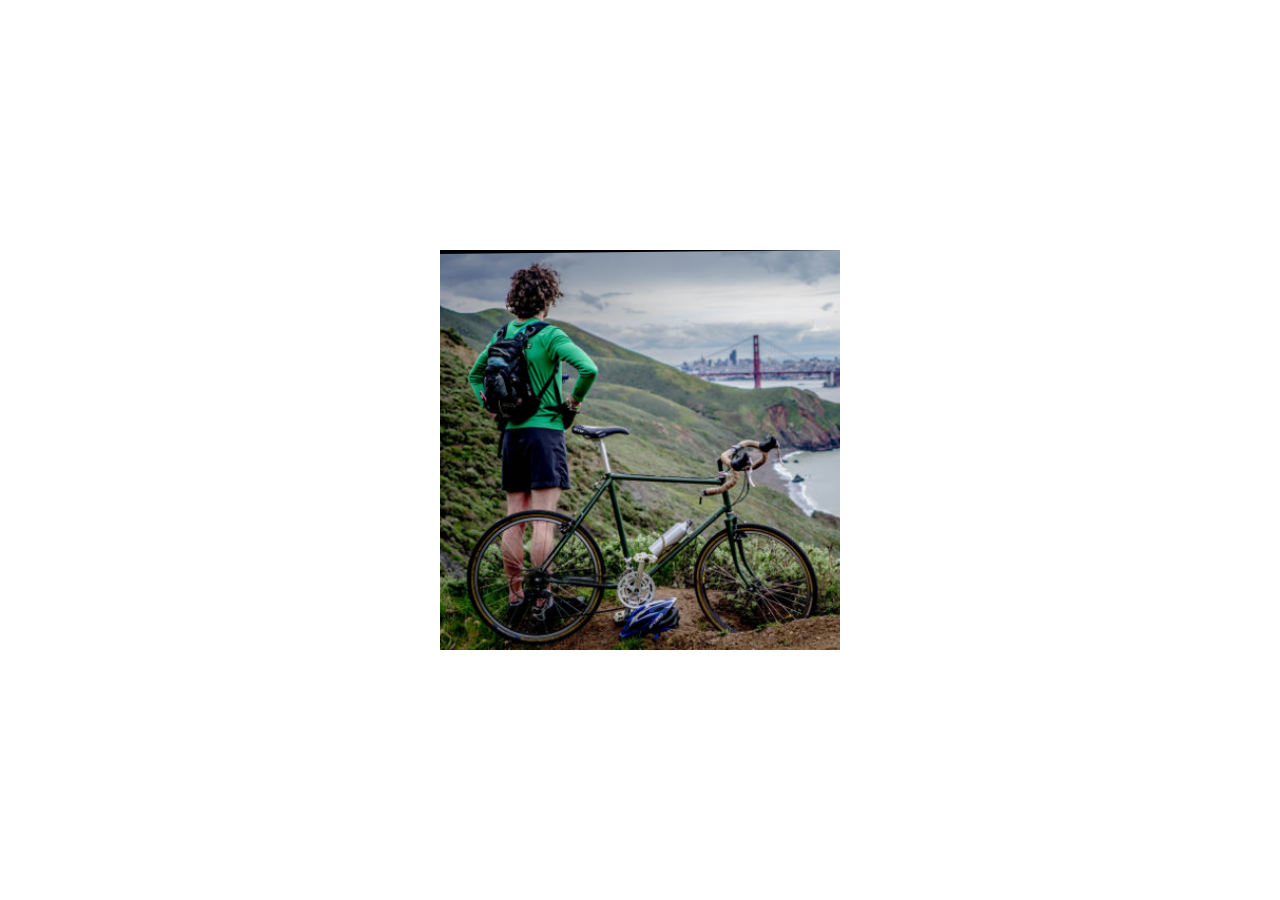
<file: cardDiagonal/index.html>
<!DOCTYPE html>
<html lang="en">
  <head>
    <meta charset="UTF-8" />
    <meta name="viewport" content="width=device-width, initial-scale=1.0" />
    <meta http-equiv="X-UA-Compatible" content="ie=edge" />
    <title>Card Hover</title>
    <link rel="stylesheet" href="style.css" />
  </head>
  <body>
    <div class="box">
      <div class="content">
        <div>
          <h2>Image Hover Effects</h2>
          <p>
            Lorem ipsum dolor, sit amet consectetur adipisicing elit. Quo
            exercitationem, dignissimos illo pariatur natus ex impedit vero
            nobis rem id dolor eligendi facere et voluptate sit vitae, soluta,
            qui quia.
          </p>
          <a href="#">Read more</a>
        </div>
      </div>
      <img src="biker_lg.jpg">
    </div>
  </body>
</html>
</file>
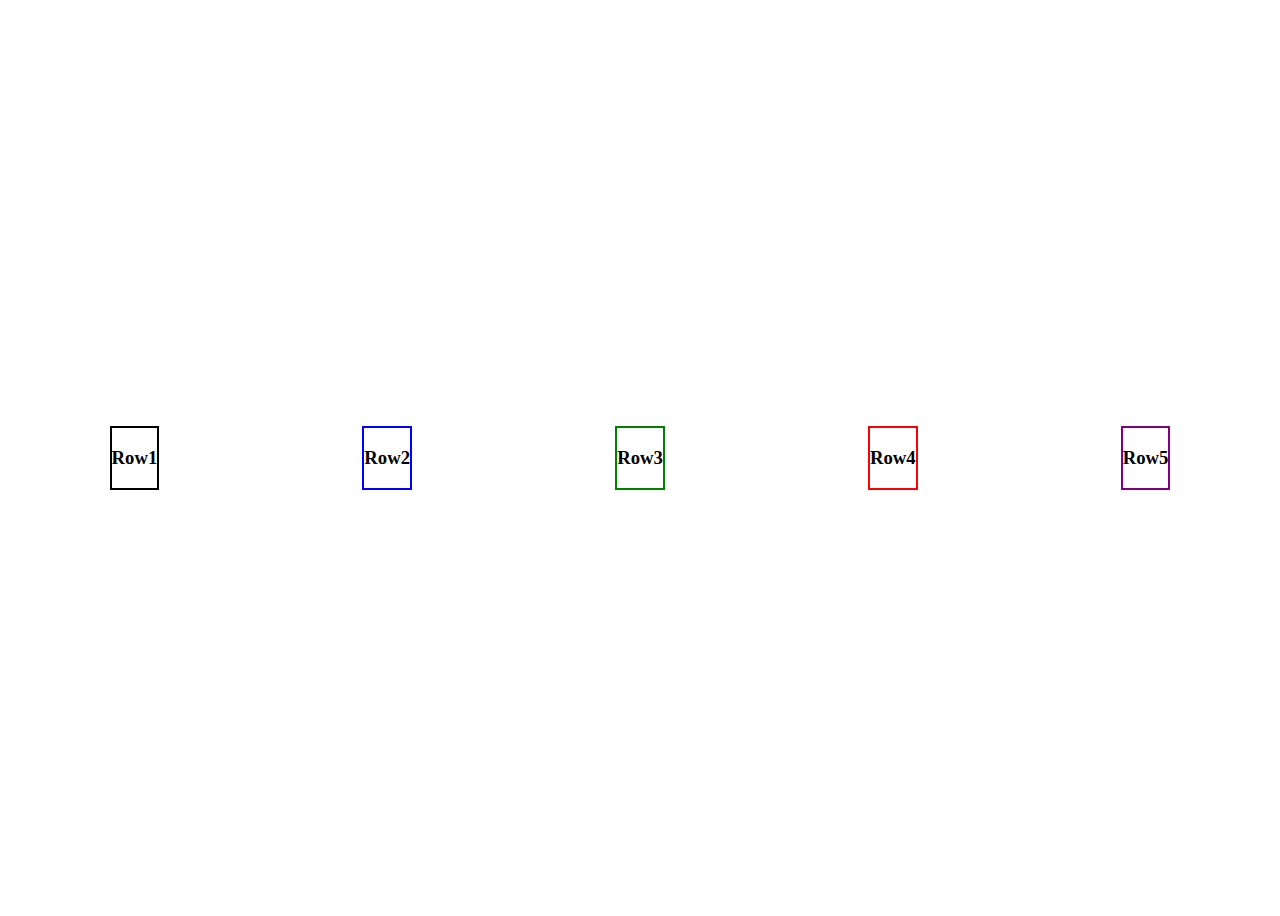
<file: flex-row/index.html>
<!DOCTYPE html>
<html lang="en">
<head>
    <meta charset="UTF-8">
    <meta name="viewport" content="width=device-width, initial-scale=1.0">
    <title>Document</title>
    <link rel="stylesheet" href="style.css">
</head>
<body>
    <div class="container">
        <div class="row1"><h3>Row1</h3></div>
        <div class="row2"><h3>Row2</h3></div>
        <div class="row3"><h3>Row3</h3></div>
        <div class="row4"><h3>Row4</h3></div>
        <div class="row5"><h3>Row5</h3></div>
    </div>
</body>
</html>
</file>
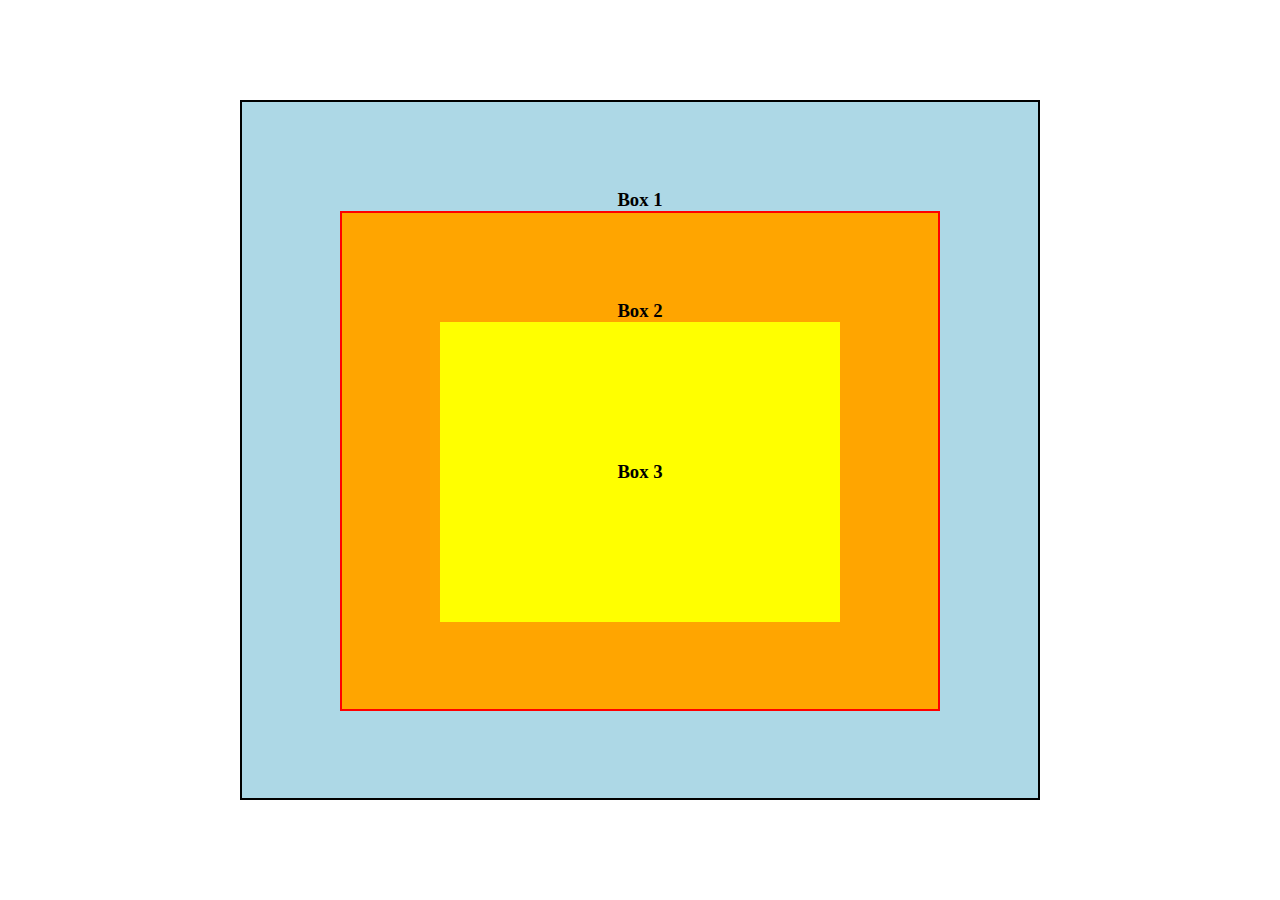
<file: flex/index.html>
<!DOCTYPE html>
<html lang="en">
  <head>
    <meta charset="UTF-8" />
    <meta name="viewport" content="width=device-width, initial-scale=1.0" />
    <title>Document</title>
    <link rel="stylesheet" href="style.css" />
  </head>
  <body>
    <div class="container">
      <div class="box1"> <h3 class="title">Box 1</h3>
        <div class="box2"><h3 class="title">Box 2</h3>
          <div class="box3"><h3 class="title2">Box 3</h3></div>
        </div>
      </div>
    </div>
  </body>
</html>
</file>
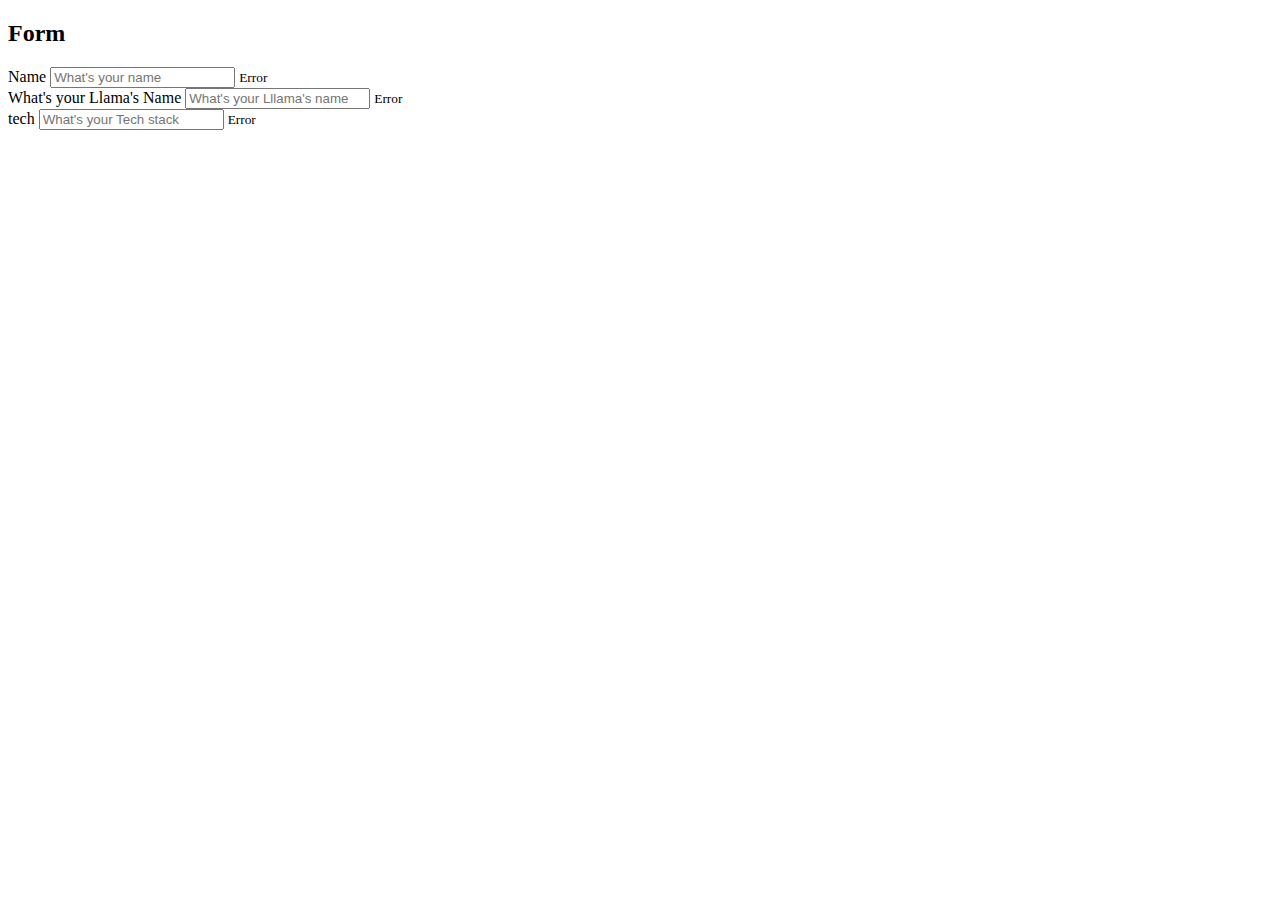
<file: form/index.html>
<!DOCTYPE html>
<html lang="en">
  <head>
    <meta charset="UTF-8" />
    <meta name="viewport" content="width=device-width, initial-scale=1.0" />
    <title>Red Liama Group form Validation</title>
    <link rel="stylesheet" href="style.css" />
  </head>
  <body>
    <div class="container">
      <form id="form" class="form">
          <h2>Form</h2>
          <div class="form-control">
            <label for="name" >Name</label>
            <input type="text" id="name" placeholder="What's your name">
            <small>Error</small>
          </div>
          <div class="form-control">
            <label for="llama" >What's your Llama's Name</label>
            <input type="text" id="llama" placeholder="What's your Lllama's name">
            <small>Error</small>
          </div>
          <div class="form-control">
            <label for="tech" >tech</label>
            <input type="text" id="tech" placeholder="What's your Tech stack">
            <small>Error</small>
          </div>
      </form>
    </div>
  </body>
</html>
</file>
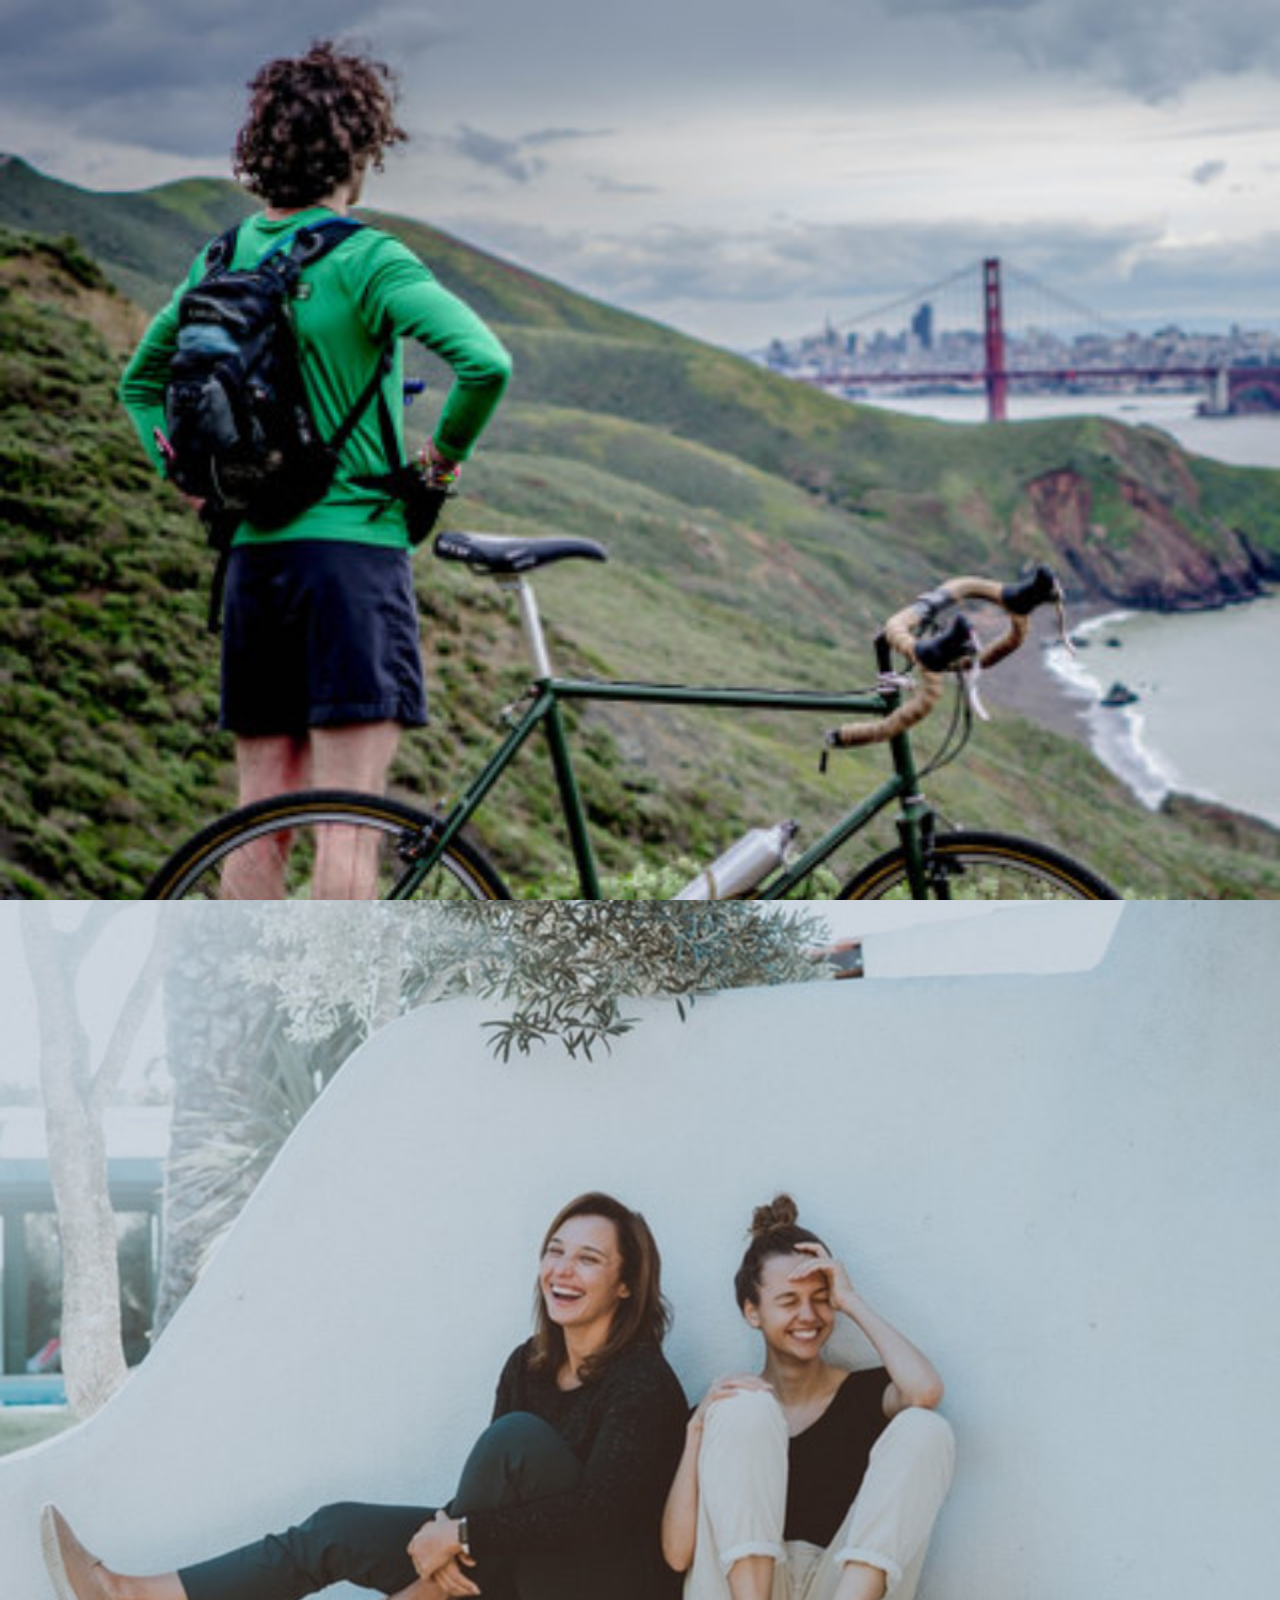
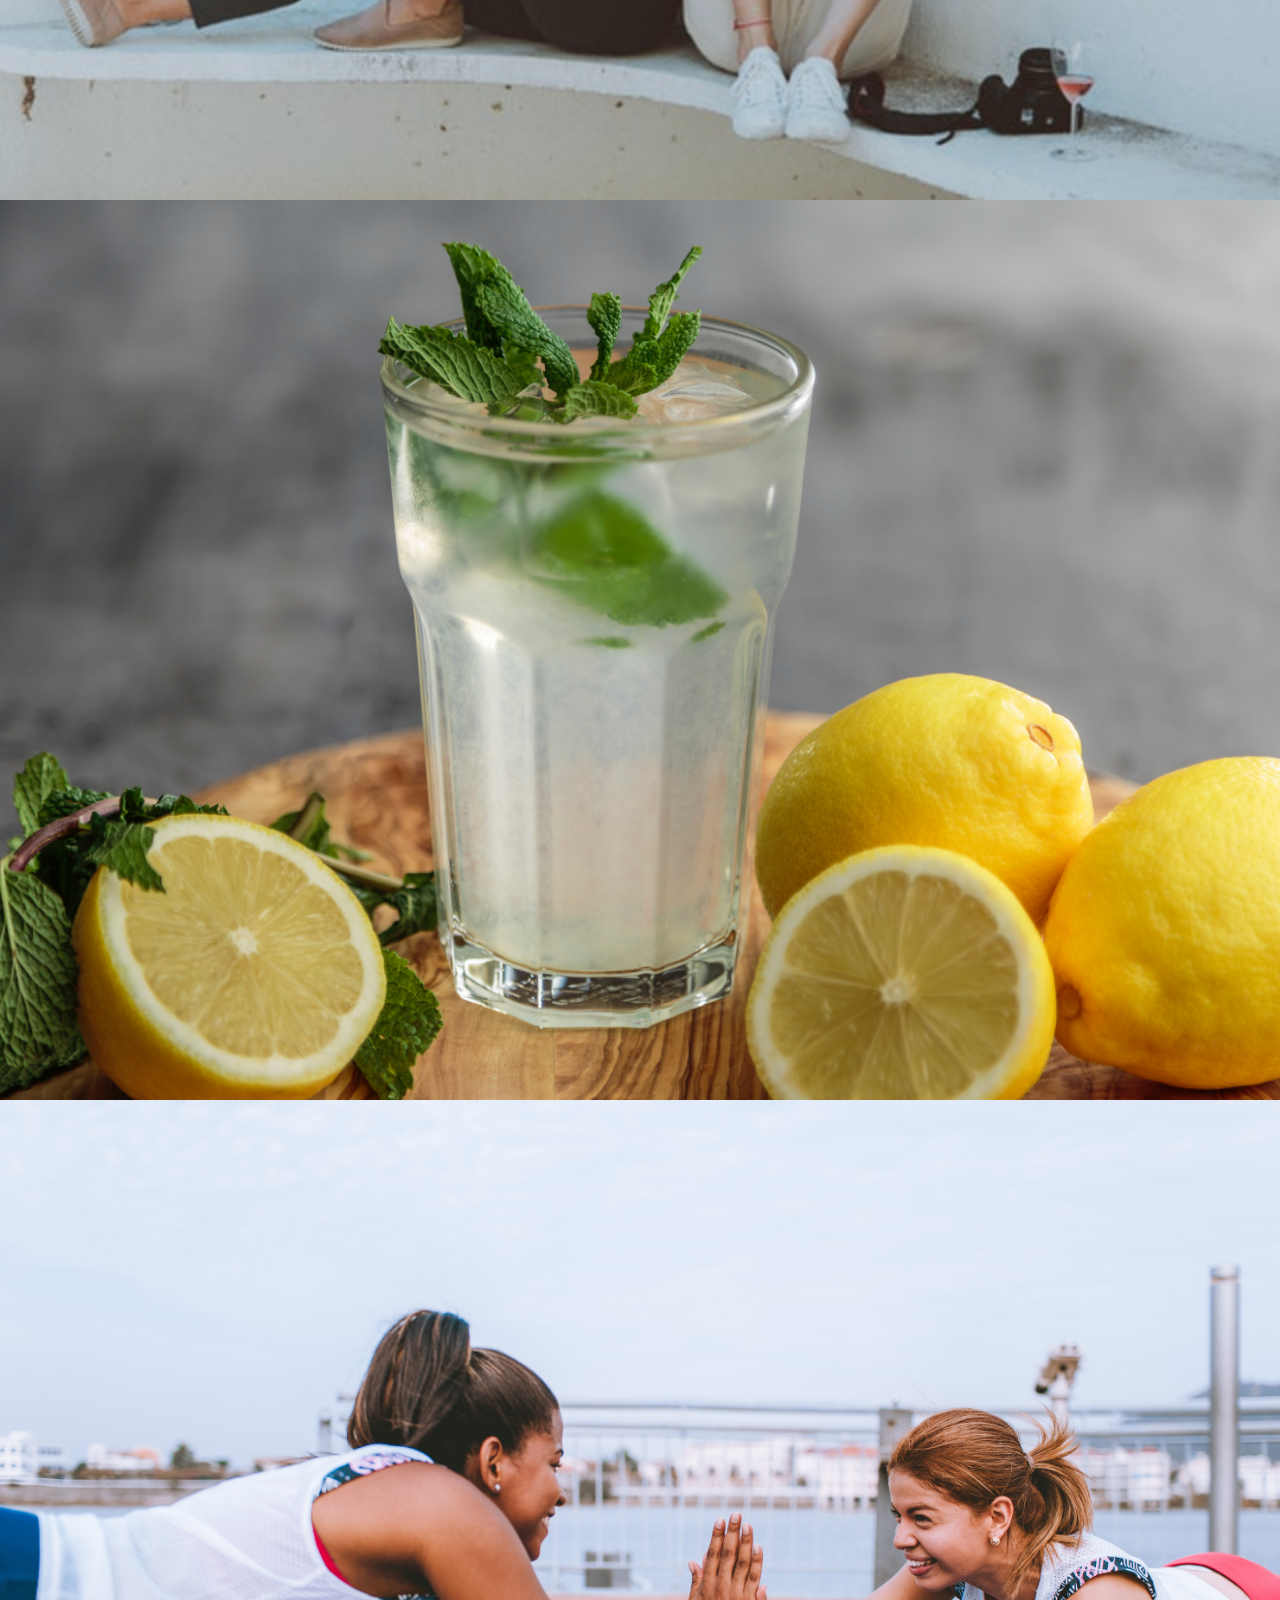
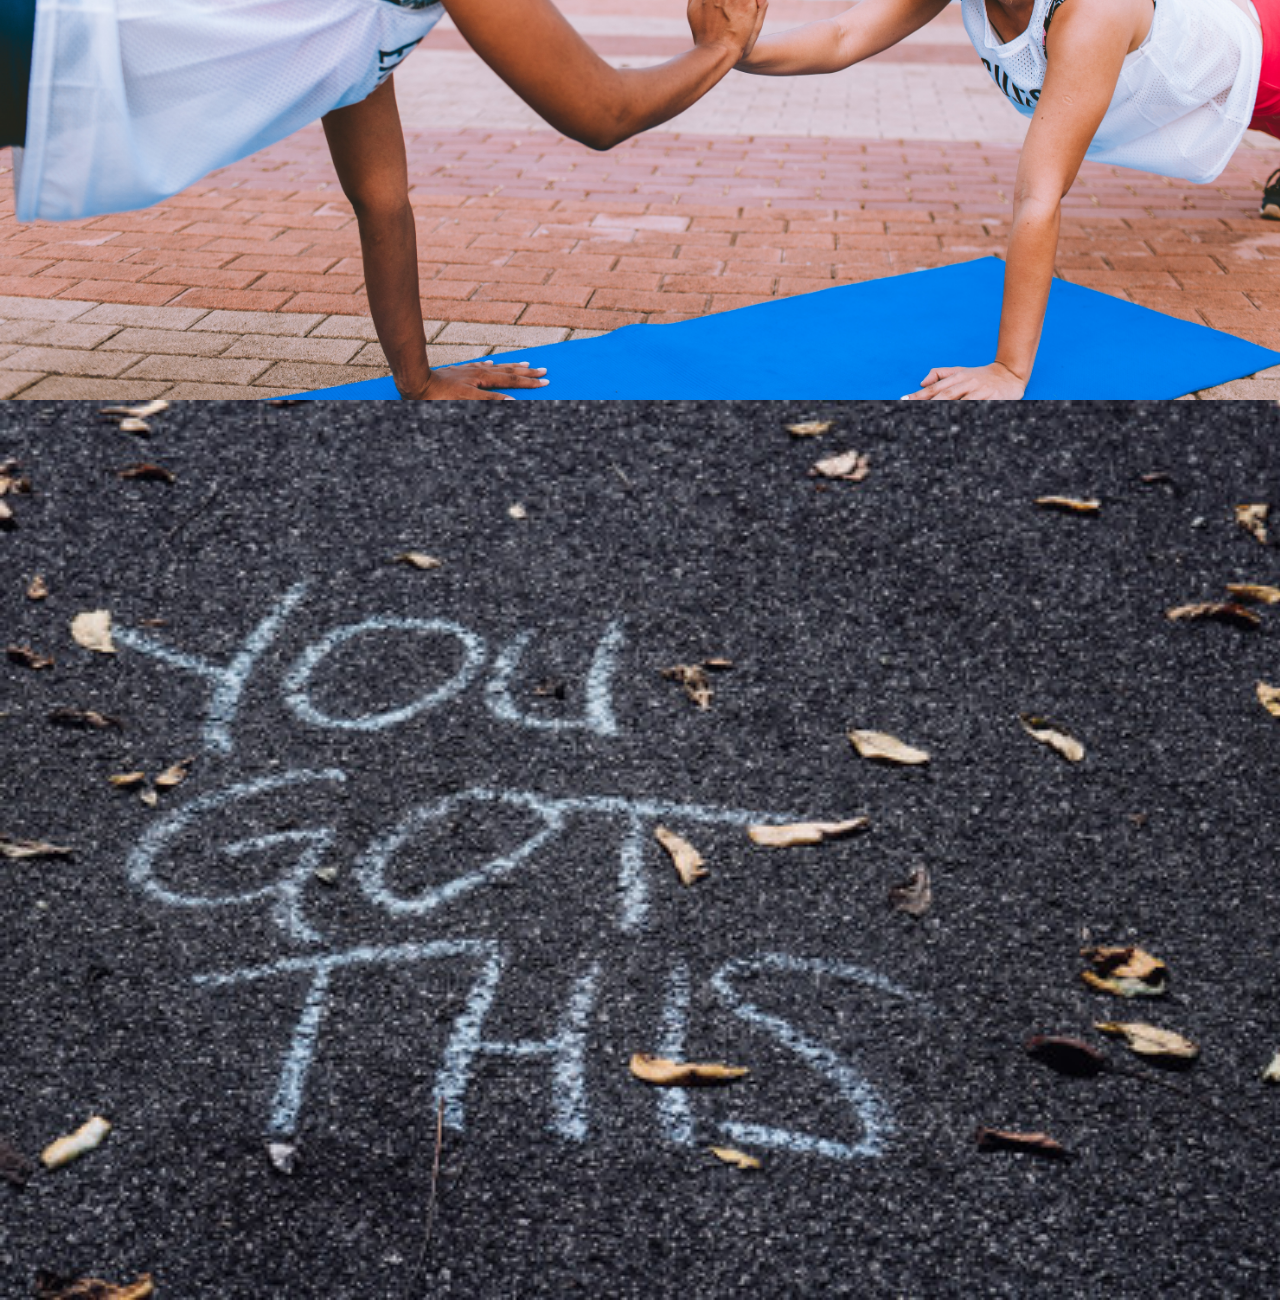
<file: stickyScroll/index.html>
<!DOCTYPE html>
<html lang="en">
<head>
    <meta charset="UTF-8">
    <meta name="viewport" content="width=device-width, initial-scale=1.0">
    <meta http-equiv="X-UA-Compatible" content="ie=edge">
    <title>Document</title>
    <link rel="stylesheet" href="style.css">
</head>
<body>
    <div class="sticky-wrap">
        <div class="section"></div>
        <div class="section"></div>
        <div class="section"></div>
        <div class="section"></div>
        <div class="section"></div>
    </div>
</body>
</html>
</file>
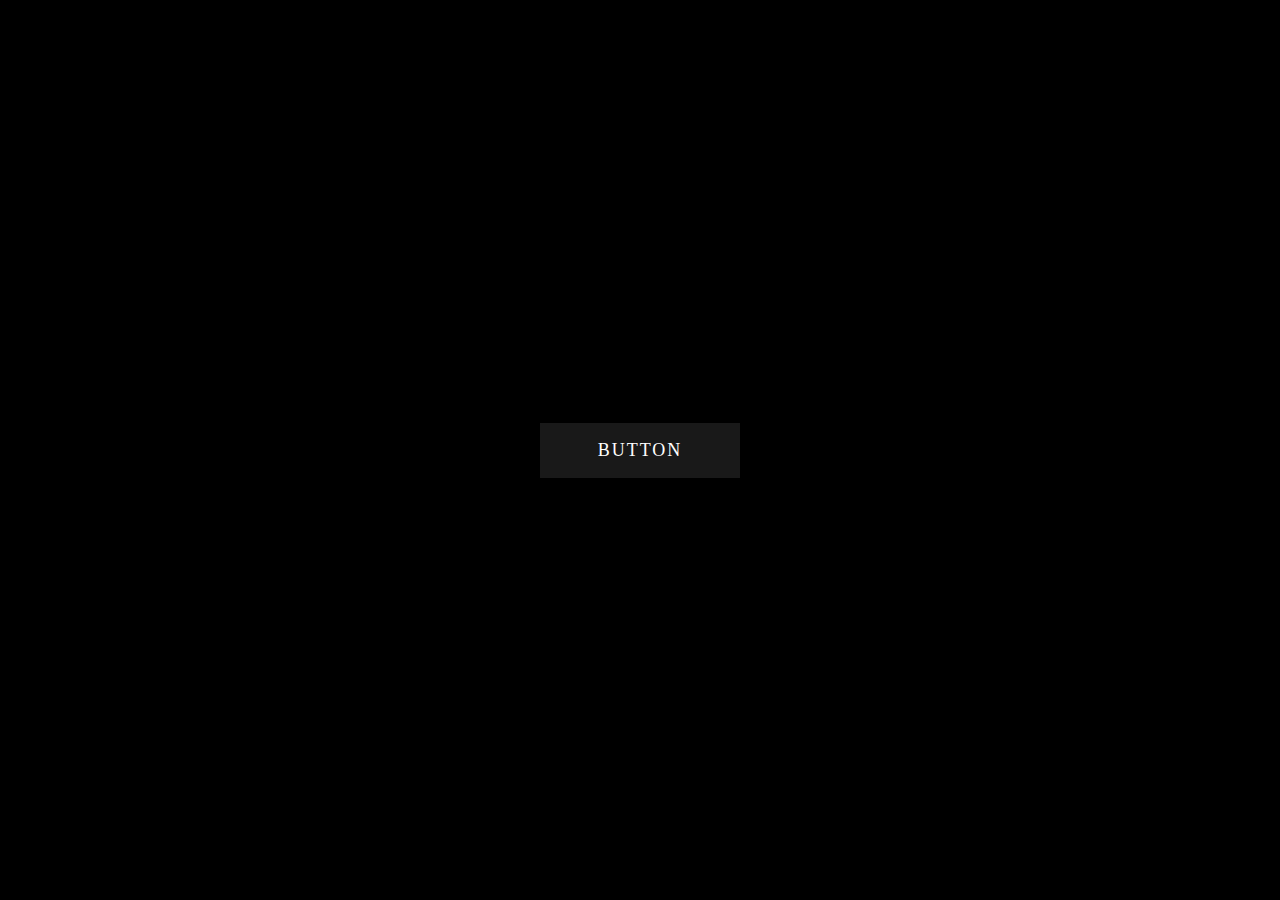
<file: buttonHover/ButtonHover.html>
<!DOCTYPE html>
<html lang="en">
<head>
    <meta charset="UTF-8">
    <meta name="viewport" content="width=device-width, initial-scale=1.0">
    <title>Button Hover</title>
    <link rel="stylesheet" href="ButtonHover.css">
</head>
<body>
    <div class="container">
        <a href="#">
            <span>Button</span>
            <span>Button</span>
        </a>
       
    </div>
</body>
</html>
</file>
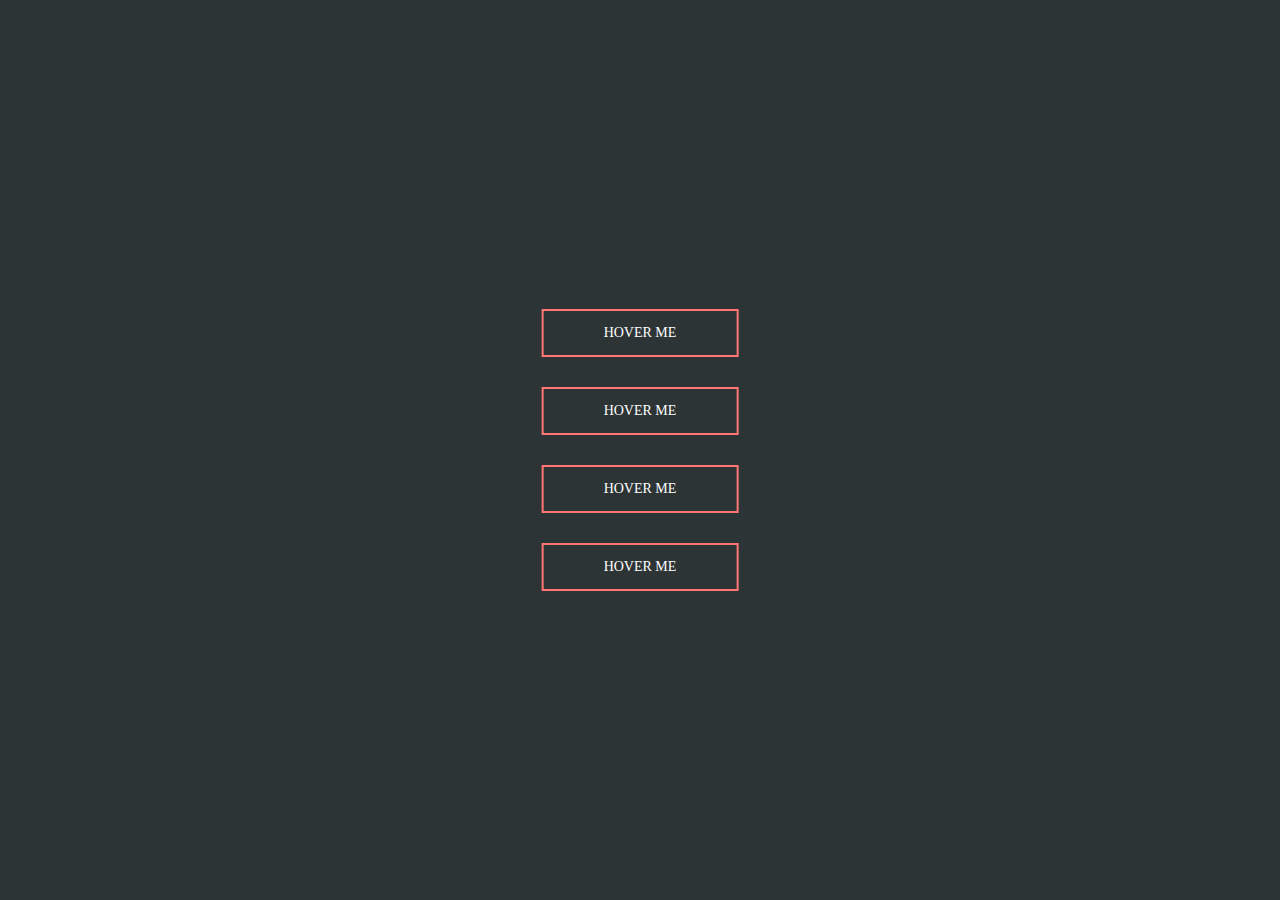
<file: buttonShade/shadebtn.html>
<!DOCTYPE html>
<html lang="en">
<head>
    <meta charset="UTF-8">
    <meta name="viewport" content="width=device-width, initial-scale=1.0">
    <meta http-equiv="X-UA-Compatible" content="ie=edge">
    <title>Shade Button</title>
    <link rel="stylesheet" href="shadebtn.css">
</head>
<body>
    <div class="middle">
        <a href="" class="btn btn1">hover me</a>   
        <a href="" class="btn btn2">hover me</a>   
        <a href="" class="btn btn3">hover me</a>   
        <a href="" class="btn btn4">hover me</a>   
    </div>
</body>
</html>
</file>
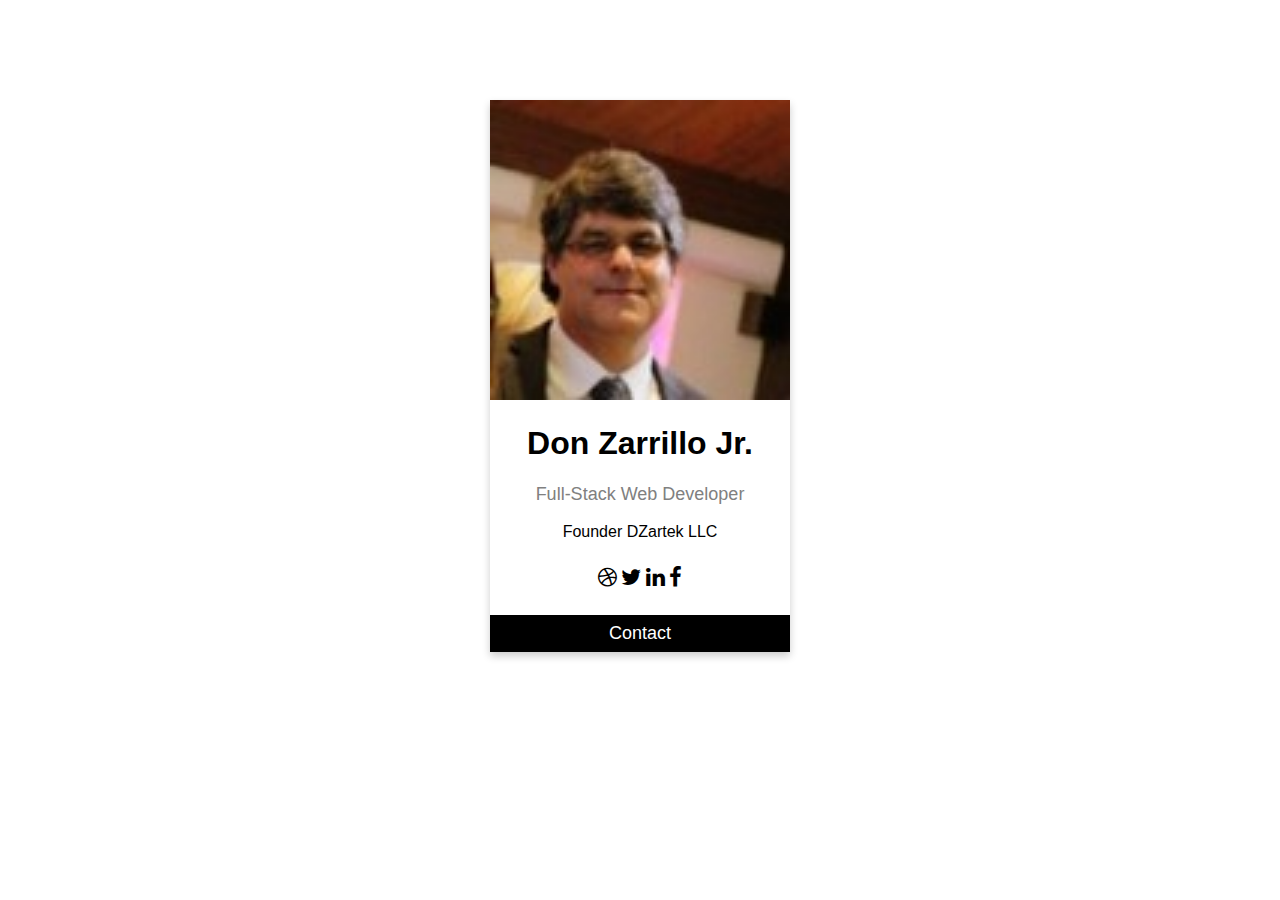
<file: card/card.html>
<!DOCTYPE html>
<html lang="en">
  <head>
    <meta charset="UTF-8" />
    <meta name="viewport" content="width=device-width, initial-scale=1.0" />
    <title>Document</title>
    <link rel="stylesheet" href="card.css" />
    <link
      rel="stylesheet"
      href="https://cdnjs.cloudflare.com/ajax/libs/font-awesome/4.7.0/css/font-awesome.min.css"
    />
  </head>
  <body>
    <div class="container">
      <div class="card">
        <img src="./don2.jpg" alt="" style="width:100%"/>
        <h1>Don Zarrillo Jr.</h1>
        <p class="title">
          Full-Stack Web Developer
        </p>
        <p>Founder DZartek LLC</p>
        <div style="margin: 24px 0;">
          <a href="#"><i class="fa fa-dribbble"></i></a>
          <a href="#"><i class="fa fa-twitter"></i></a>
          <a href="#"><i class="fa fa-linkedin"></i></a>
          <a href="#"><i class="fa fa-facebook"></i></a>
        </div>
        <p><button>Contact</button></p>
      </div>
    </div>
  </body>
</html>
</file>
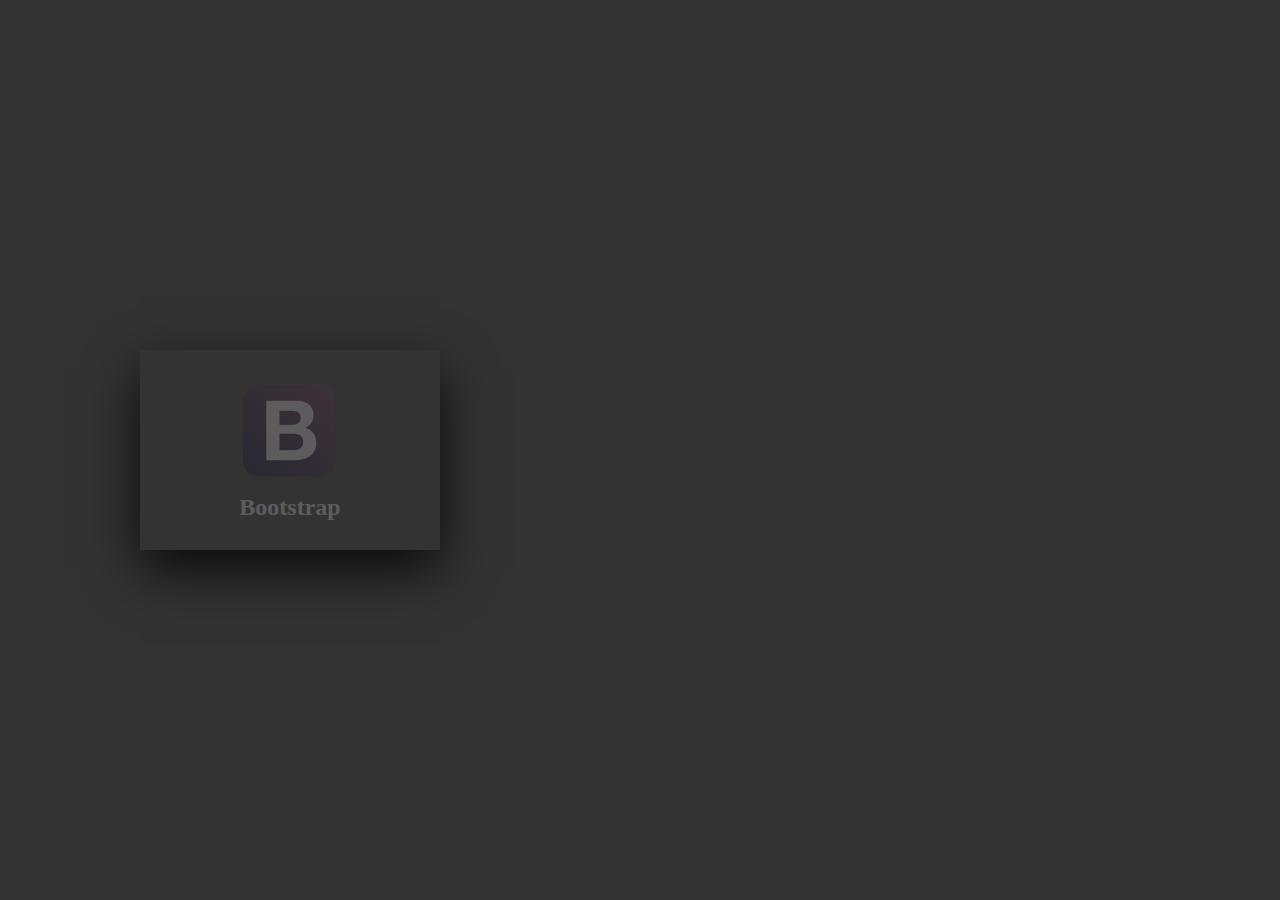
<file: cardSlideUp/Card.html>
<!DOCTYPE html>
<html lang="en">
  <head>
    <meta charset="UTF-8" />
    <meta name="viewport" content="width=device-width, initial-scale=1.0" />
    <meta http-equiv="X-UA-Compatible" content="ie=edge" />
    <title>Document</title>
    <link rel="stylesheet" href="card.css" />
  </head>
  <body>
    <div class="container">
      <div class="card">
        <div class="face face1">
          <div class="content">
            <img src="./bootstrap.png" alt="Bootstrap" />
            <h3>Bootstrap</h3>
          </div>
        </div>
        <div class="face face2">
          <div class="content">
            <p>
              Lorem ipsum dolor sit amet, consectetur adipisicing elit. Fugiat
              odio facilis praesentium quia libero totam magni dicta aliquam,
              exercitationem ut quo, vero maxime quam cupiditate beatae eveniet.
              Dolorem, sit! Animi?
            </p>
            <a href="#">Read More</a>
          </div>
        </div>
      </div>
    </div>
  </body>
</html>
</file>
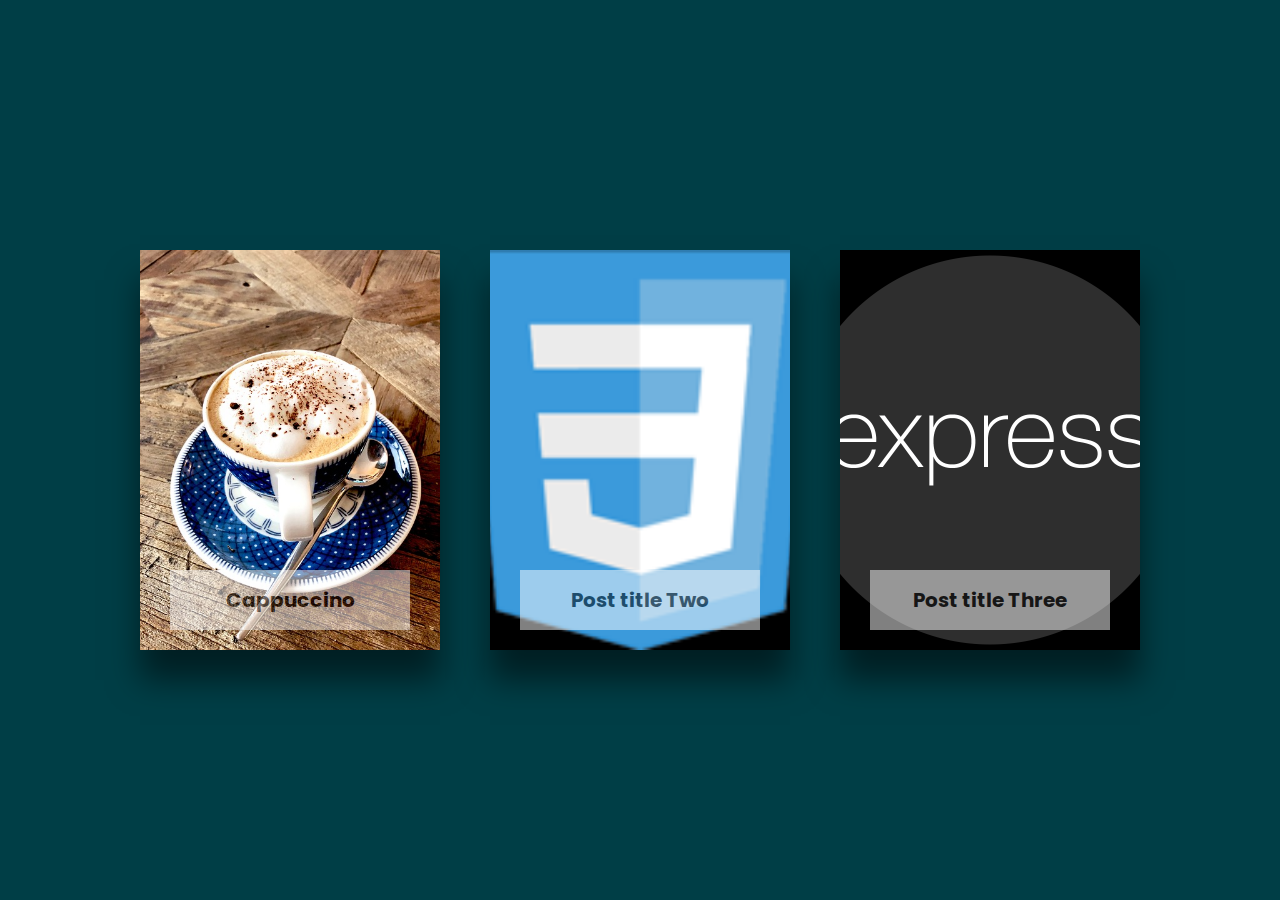
<file: cardZoomUp/card.html>
<!DOCTYPE html>
<html lang="en">
<head>
    <meta charset="UTF-8">
    <meta name="viewport" content="width=device-width, initial-scale=1.0">
    <meta http-equiv="X-UA-Compatible" content="ie=edge">
    <title>Document</title>
    <link rel="stylesheet" href="card.css">
</head>
<body>
    <div class="container">
        <div class="box">
          <div class="imgBx">
            
			<img src="cappuccino.jpg">
          </div>
          <div class="content">
            <h3>Cappuccino</h3>
            <p>Lorem ipsum dolor sit amet, consectetur adipisicing elit, sed do eiusmod tempor incididunt ut labore et dolore magna aliqua. Ut enim ad minim veniam, quis nostrud exercitation ullamco laboris nisi ut aliquip ex ea commodo consequat. Duis aute irure dolor in reprehenderit in voluptate velit esse cillum dolore eu fugiat nulla pariatur. Excepteur sint occaecat cupidatat non proident, sunt in culpa qui officia deserunt mollit anim id est laborum.</p>
          </div>
        </div>
        <div class="box">
          <div class="imgBx">
            <img src="css3.png">
          </div>
          <div class="content">
            <h3>Post title Two</h3>
            <p>Lorem ipsum dolor sit amet, consectetur adipisicing elit, sed do eiusmod tempor incididunt ut labore et dolore magna aliqua. Ut enim ad minim veniam, quis nostrud exercitation ullamco laboris nisi ut aliquip ex ea commodo consequat. Duis aute irure dolor in reprehenderit in voluptate velit esse cillum dolore eu fugiat nulla pariatur. Excepteur sint occaecat cupidatat non proident, sunt in culpa qui officia deserunt mollit anim id est laborum.</p>
          </div>
        </div>
        <div class="box">
          <div class="imgBx">
            <img src="express.png">
          </div>
          <div class="content">
            <h3>Post title Three</h3>
            <p>Lorem ipsum dolor sit amet, consectetur adipisicing elit, sed do eiusmod tempor incididunt ut labore et dolore magna aliqua. Ut enim ad minim veniam, quis nostrud exercitation ullamco laboris nisi ut aliquip ex ea commodo consequat. Duis aute irure dolor in reprehenderit in voluptate velit esse cillum dolore eu fugiat nulla pariatur. Excepteur sint occaecat cupidatat non proident, sunt in culpa qui officia deserunt mollit anim id est laborum.</p>
          </div>
        </div>
      </div>
  
</body>
</html>
</file>
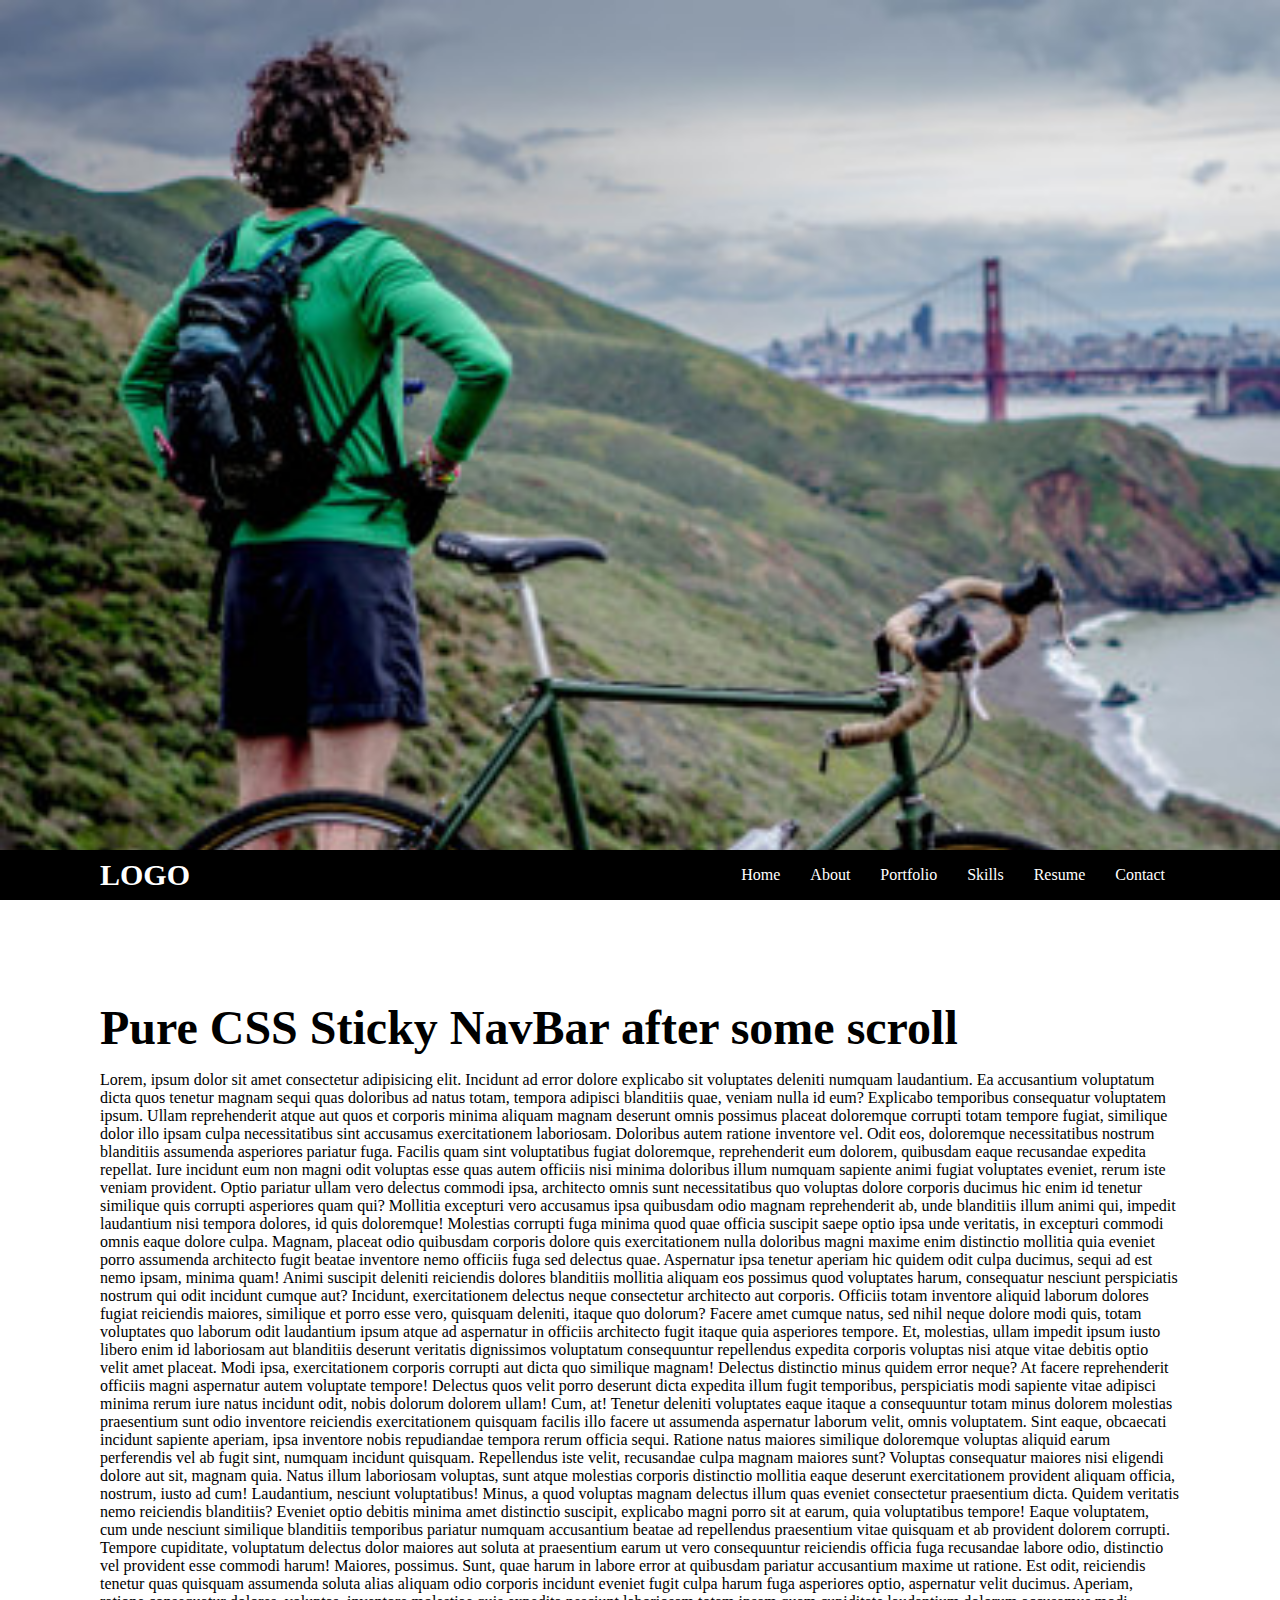
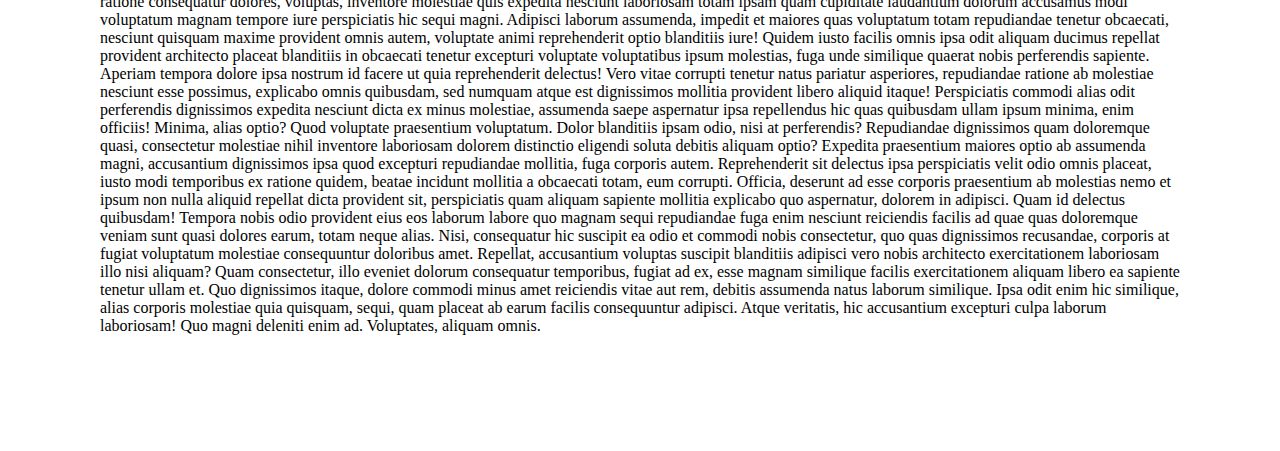
<file: stickyNavbar/NavBar.html>
<!DOCTYPE html>
<html lang="en">
  <head>
    <meta charset="UTF-8" />
    <meta name="viewport" content="width=device-width, initial-scale=1.0" />
    <title>Document</title>
    <link rel="stylesheet" href="NavBar.css" />
  </head>
  <body>
    <div class="container">
      <div class="banner"></div>
      <header>
        <a href="" class="logo">Logo</a>
        <ul>
            <li class="active"><a href="#">Home</a></li>
            <li><a href="#">About</a></li>
            <li><a href="#">Portfolio</a></li>
            <li><a href="#">Skills</a></li>
            <li><a href="#">Resume</a></li>
            <li><a href="#">Contact</a></li>
        </ul>
      </header>
      <div class="content">
        <h2>Pure CSS Sticky NavBar after some scroll</h2>
        <p>
          Lorem, ipsum dolor sit amet consectetur adipisicing elit. Incidunt ad
          error dolore explicabo sit voluptates deleniti numquam laudantium. Ea
          accusantium voluptatum dicta quos tenetur magnam sequi quas doloribus
          ad natus totam, tempora adipisci blanditiis quae, veniam nulla id eum?
          Explicabo temporibus consequatur voluptatem ipsum. Ullam reprehenderit
          atque aut quos et corporis minima aliquam magnam deserunt omnis
          possimus placeat doloremque corrupti totam tempore fugiat, similique
          dolor illo ipsam culpa necessitatibus sint accusamus exercitationem
          laboriosam. Doloribus autem ratione inventore vel. Odit eos,
          doloremque necessitatibus nostrum blanditiis assumenda asperiores
          pariatur fuga. Facilis quam sint voluptatibus fugiat doloremque,
          reprehenderit eum dolorem, quibusdam eaque recusandae expedita
          repellat. Iure incidunt eum non magni odit voluptas esse quas autem
          officiis nisi minima doloribus illum numquam sapiente animi fugiat
          voluptates eveniet, rerum iste veniam provident. Optio pariatur ullam
          vero delectus commodi ipsa, architecto omnis sunt necessitatibus quo
          voluptas dolore corporis ducimus hic enim id tenetur similique quis
          corrupti asperiores quam qui? Mollitia excepturi vero accusamus ipsa
          quibusdam odio magnam reprehenderit ab, unde blanditiis illum animi
          qui, impedit laudantium nisi tempora dolores, id quis doloremque!
          Molestias corrupti fuga minima quod quae officia suscipit saepe optio
          ipsa unde veritatis, in excepturi commodi omnis eaque dolore culpa.
          Magnam, placeat odio quibusdam corporis dolore quis exercitationem
          nulla doloribus magni maxime enim distinctio mollitia quia eveniet
          porro assumenda architecto fugit beatae inventore nemo officiis fuga
          sed delectus quae. Aspernatur ipsa tenetur aperiam hic quidem odit
          culpa ducimus, sequi ad est nemo ipsam, minima quam! Animi suscipit
          deleniti reiciendis dolores blanditiis mollitia aliquam eos possimus
          quod voluptates harum, consequatur nesciunt perspiciatis nostrum qui
          odit incidunt cumque aut? Incidunt, exercitationem delectus neque
          consectetur architecto aut corporis. Officiis totam inventore aliquid
          laborum dolores fugiat reiciendis maiores, similique et porro esse
          vero, quisquam deleniti, itaque quo dolorum? Facere amet cumque natus,
          sed nihil neque dolore modi quis, totam voluptates quo laborum odit
          laudantium ipsum atque ad aspernatur in officiis architecto fugit
          itaque quia asperiores tempore. Et, molestias, ullam impedit ipsum
          iusto libero enim id laboriosam aut blanditiis deserunt veritatis
          dignissimos voluptatum consequuntur repellendus expedita corporis
          voluptas nisi atque vitae debitis optio velit amet placeat. Modi ipsa,
          exercitationem corporis corrupti aut dicta quo similique magnam!
          Delectus distinctio minus quidem error neque? At facere reprehenderit
          officiis magni aspernatur autem voluptate tempore! Delectus quos velit
          porro deserunt dicta expedita illum fugit temporibus, perspiciatis
          modi sapiente vitae adipisci minima rerum iure natus incidunt odit,
          nobis dolorum dolorem ullam! Cum, at! Tenetur deleniti voluptates
          eaque itaque a consequuntur totam minus dolorem molestias praesentium
          sunt odio inventore reiciendis exercitationem quisquam facilis illo
          facere ut assumenda aspernatur laborum velit, omnis voluptatem. Sint
          eaque, obcaecati incidunt sapiente aperiam, ipsa inventore nobis
          repudiandae tempora rerum officia sequi. Ratione natus maiores
          similique doloremque voluptas aliquid earum perferendis vel ab fugit
          sint, numquam incidunt quisquam. Repellendus iste velit, recusandae
          culpa magnam maiores sunt? Voluptas consequatur maiores nisi eligendi
          dolore aut sit, magnam quia. Natus illum laboriosam voluptas, sunt
          atque molestias corporis distinctio mollitia eaque deserunt
          exercitationem provident aliquam officia, nostrum, iusto ad cum!
          Laudantium, nesciunt voluptatibus! Minus, a quod voluptas magnam
          delectus illum quas eveniet consectetur praesentium dicta. Quidem
          veritatis nemo reiciendis blanditiis? Eveniet optio debitis minima
          amet distinctio suscipit, explicabo magni porro sit at earum, quia
          voluptatibus tempore! Eaque voluptatem, cum unde nesciunt similique
          blanditiis temporibus pariatur numquam accusantium beatae ad
          repellendus praesentium vitae quisquam et ab provident dolorem
          corrupti. Tempore cupiditate, voluptatum delectus dolor maiores aut
          soluta at praesentium earum ut vero consequuntur reiciendis officia
          fuga recusandae labore odio, distinctio vel provident esse commodi
          harum! Maiores, possimus. Sunt, quae harum in labore error at
          quibusdam pariatur accusantium maxime ut ratione. Est odit, reiciendis
          tenetur quas quisquam assumenda soluta alias aliquam odio corporis
          incidunt eveniet fugit culpa harum fuga asperiores optio, aspernatur
          velit ducimus. Aperiam, ratione consequatur dolores, voluptas,
          inventore molestiae quis expedita nesciunt laboriosam totam ipsam quam
          cupiditate laudantium dolorum accusamus modi voluptatum magnam tempore
          iure perspiciatis hic sequi magni. Adipisci laborum assumenda, impedit
          et maiores quas voluptatum totam repudiandae tenetur obcaecati,
          nesciunt quisquam maxime provident omnis autem, voluptate animi
          reprehenderit optio blanditiis iure! Quidem iusto facilis omnis ipsa
          odit aliquam ducimus repellat provident architecto placeat blanditiis
          in obcaecati tenetur excepturi voluptate voluptatibus ipsum molestias,
          fuga unde similique quaerat nobis perferendis sapiente. Aperiam
          tempora dolore ipsa nostrum id facere ut quia reprehenderit delectus!
          Vero vitae corrupti tenetur natus pariatur asperiores, repudiandae
          ratione ab molestiae nesciunt esse possimus, explicabo omnis
          quibusdam, sed numquam atque est dignissimos mollitia provident libero
          aliquid itaque! Perspiciatis commodi alias odit perferendis
          dignissimos expedita nesciunt dicta ex minus molestiae, assumenda
          saepe aspernatur ipsa repellendus hic quas quibusdam ullam ipsum
          minima, enim officiis! Minima, alias optio? Quod voluptate praesentium
          voluptatum. Dolor blanditiis ipsam odio, nisi at perferendis?
          Repudiandae dignissimos quam doloremque quasi, consectetur molestiae
          nihil inventore laboriosam dolorem distinctio eligendi soluta debitis
          aliquam optio? Expedita praesentium maiores optio ab assumenda magni,
          accusantium dignissimos ipsa quod excepturi repudiandae mollitia, fuga
          corporis autem. Reprehenderit sit delectus ipsa perspiciatis velit
          odio omnis placeat, iusto modi temporibus ex ratione quidem, beatae
          incidunt mollitia a obcaecati totam, eum corrupti. Officia, deserunt
          ad esse corporis praesentium ab molestias nemo et ipsum non nulla
          aliquid repellat dicta provident sit, perspiciatis quam aliquam
          sapiente mollitia explicabo quo aspernatur, dolorem in adipisci. Quam
          id delectus quibusdam! Tempora nobis odio provident eius eos laborum
          labore quo magnam sequi repudiandae fuga enim nesciunt reiciendis
          facilis ad quae quas doloremque veniam sunt quasi dolores earum, totam
          neque alias. Nisi, consequatur hic suscipit ea odio et commodi nobis
          consectetur, quo quas dignissimos recusandae, corporis at fugiat
          voluptatum molestiae consequuntur doloribus amet. Repellat,
          accusantium voluptas suscipit blanditiis adipisci vero nobis
          architecto exercitationem laboriosam illo nisi aliquam? Quam
          consectetur, illo eveniet dolorum consequatur temporibus, fugiat ad
          ex, esse magnam similique facilis exercitationem aliquam libero ea
          sapiente tenetur ullam et. Quo dignissimos itaque, dolore commodi
          minus amet reiciendis vitae aut rem, debitis assumenda natus laborum
          similique. Ipsa odit enim hic similique, alias corporis molestiae quia
          quisquam, sequi, quam placeat ab earum facilis consequuntur adipisci.
          Atque veritatis, hic accusantium excepturi culpa laborum laboriosam!
          Quo magni deleniti enim ad. Voluptates, aliquam omnis.
        </p>
      </div>
    </div>
  </body>
</html>
</file>
<file: cardDiagonal/style.css>
body {
    margin: 0;
    padding: 0;
    display: flex;
    justify-content: center;
    align-items: center;
    min-height: 100vh;
}

.box {
    position: relative;
    height: 400px;
    width: 400px;
    background: #000;
}

.content {
    position: absolute;
    top: 0;
    left: 0;
    right: 0;
    bottom: 0;
    display: grid;
    align-items: center;
    color: white; 
    padding: 20px;
    font-family: consolas;
    text-align: center;
}

.content a {
    display: inline-block;
    margin-top: 10px;
    padding: 10px 20px;
    border: 1px solid #fff;
    text-decoration: none;
    color: #fff;
    transition: 0.5s;
}

.content a:hover {
    color: #000;
    background: #fff;
}

.box img {
   position: absolute;
   top:0;
   left: 0;
   width: 100%;
   height: 100%; 
   object-fit: cover;
   -webkit-clip-path: polygon(0 1%, 100% 0, 100% 100%, 0% 100%);
   clip-path: polygon(0 1%, 100% 0, 100% 100%, 0% 100%);
   transition: 1s;
}

.box:hover img {
    -webkit-clip-path: polygon(0 1%, 100% 0, 0 1%, 0% 100%);
    clip-path: polygon(0 1%, 100% 0, 0 1%, 0% 100%);

    /* -webkit-clip-path: polygon(51% 50%, 52% 50%, 52% 50%, 52% 50%);
    clip-path: polygon(51% 50%, 52% 50%, 52% 50%, 52% 50%); */

    /* -webkit-clip-path: polygon(44% 58%, 100% 0, 44% 58%, 44% 58%);
    clip-path: polygon(44% 58%, 100% 0, 44% 58%, 44% 58%); */

    

    /* clip-path: polygon(100% 0, 100% 100%, 0 100%, 100% 100%);
    -webkit-clip-path: polygon(100% 0, 100% 100%, 0 100%, 100% 100%); */

    /* clip-path: polygon(0 100%, 0 0, 0 100%, 99% 100%);
    -webkit-clip-path: polygon(0 100%, 0 0, 0 100%, 99% 100%); */
}
</file>
<file: flex-row/style.css>
.container{
    display: flex;
    flex-direction: row;
    justify-content: space-around;
    align-items: center;
    height: 100vh;
    /* height: 100%; */
    width: 100%;
    outline: red;
}

.row1{
    border: 2px solid black;
}
.row2{
    border: 2px solid blue;
}
.row3{
    border: 2px solid green;
}
.row4{
    border: 2px solid red;
}
.row5{
    border: 2px solid purple;
}
</file>
<file: flex/style.css>
* {
    padding: 0;
    margin: 0;
    box-sizing: border-box;
}

.container{
    display: flex;
    flex-direction: column;
    /* align horizontal  */
    align-items: center;
    /* align vertical  */
    justify-content: center;
    height: 100vh;
}
.box1 {
    display: flex;
    flex-direction: column;
    /* align horizontal  */
    align-items: center;
    /* align horizontal  */
    justify-content: center;
    width: 800px;
    height: 700px;
    border: 2px solid black;
    background-color: lightblue;
    /* text-align: center; */
}
.box2 {
    display: flex;
    flex-direction: column;
    /* align horizontal  */
    align-items: center;
    /* align horizontal  */
    justify-content: center;
    width: 600px;
    height: 500px;
    border: 2px solid red;
    background-color: orange;
}
.box3 {
    display: flex;
    flex-direction: column;
    align-items: center;
    justify-content: center;
    bottom: 0;
    width: 400px;
    height: 300px;
    border: 2px solid yellow;
    background-color: yellow;
    /* text-align: center; */
}
</file>
<file: form/style.css>
body {
    box-sizing: border-box;
    display: block;
}
</file>
<file: stickyScroll/style.css>
*{
    margin: 0;
    padding: 0;
}
.sticky-wrap{
    width: 100%;
    position: relative;

}
.sticky-wrap .section{
    position: sticky;
    top: 0;
    width: 100%;
    height: 100vh;
    background-color: #000;
    background-size: cover;
}

.sticky-wrap .section:nth-child(1){
    background-image: url(images/biker_lg.jpg);
}
.sticky-wrap .section:nth-child(2){
    background-image: url(images/laughter2.jpg);
}
.sticky-wrap .section:nth-child(3){
    background-image: url(images/nutrition.jpg);
}
.sticky-wrap .section:nth-child(4){
    background-image: url(images/wellness1.jpg);
}
.sticky-wrap .section:nth-child(5){
    background-image: url(images/youGotThis-lg.jpg);
}
</file>
<file: buttonHover/ButtonHover.css>
*{
    margin: 0;
    padding: 0;
}
body{
    display: flex;
    justify-content: center;
    align-items: center;
    min-height: 100vh;
    background: #000;
}
.container{
    position: relative;
    display: flex;
    flex-direction: column;
    align-items: center;
}
.container a{
    position: relative;
    width: 200px;
    height: 55px;
    text-align: center;
    line-height: 55px;
    margin: 10px;
    text-transform: uppercase;
    background: #191919;
    color: #fff;
    font-size: 18px;
    font-weight: 500;
    text-decoration: none;
    letter-spacing: 2px;
    overflow: hidden;
} 

.container a span {
    position: relative;
    display: block;
    width: 100%;
    height: 100%;
    z-index: 100000;
    transition: 0s ease-in;
}
.container a:hover span {
    transition: 0.4s ease-in;
    transform: translateY(-100%);
}

.container a:before {
    content: "";
    position: absolute;
    bottom: -250px;
    left: 50%;
    transform: translateX(-50%);
    
    width: 250px;
    height: 250px;
    background: #2299ff;
    border-radius: 50%;
    transition: 0.4s ease-in;
}
.container a:hover:before{
    bottom: -150px;

}
</file>
<file: buttonShade/shadebtn.css>
body {
    margin: 0;
    padding: 0;
    background: #2d3436;
}

.middle{
    position: absolute;
    top: 50%;
    left: 50%;
    transform: translate(-50%, -50%);
}
.btn{
    position: relative;
    display: block;
    color: white;
    font-size: 14px;
    font-family: "montserrat";
    text-decoration: none;
    margin: 30px 0;
    border:2px solid #ff7675;
    padding: 14px 60px;
    text-transform: uppercase;
    overflow: hidden;
    transition: 1s all ease;
}

.btn::before {
    background: #ff7675;
    content: "";
    position: absolute;
    top: 50%;
    left: 50%;
    transform: translate(-50%, -50%);
    z-index: -1;
    transition: all 0.6s ease;
}

.btn1::before{
   width: 0;
   height: 100%; 
}
.btn1:hover::before{
    width:100%;
}

.btn2::before{
    width: 100%;
    height: 0; 
 }
 .btn2:hover::before{
    height: 100%;
}

.btn3::before{
    width: 100%;
    height: 0; 
    transform: translate(-50%, -50%) rotate(45deg);
 }
 .btn3:hover::before{
     height: 380%;
 }

 .btn4::before{
    width: 100%;
    height: 0; 
    transform: translate(-50%, -50%) rotate(-45deg);
 }
 .btn4:hover::before{
     height: 380%;
 }
</file>
<file: card/card.css>
.body{
    margin:0;
    padding: 0;
    box-sizing: border-box;
}
.container{
    margin-top: 100px;
}
.card {
    box-shadow: 0 4px 8px 0 rgba(0, 0, 0, 0.2);
    max-width: 300px;
    margin: auto;
    text-align: center;
    font-family: arial;
  }
  
  .title {
    color: grey;
    font-size: 18px;
  }
  
  button {
    border: none;
    outline: 0;
    display: inline-block;
    padding: 8px;
    color: white;
    background-color: #000;
    text-align: center;
    cursor: pointer;
    width: 100%;
    font-size: 18px;
  }
  
  a {
    text-decoration: none;
    font-size: 22px;
    color: black;
  }
  
  button:hover, a:hover {
    opacity: 0.7;
  }
</file>
<file: cardSlideUp/card.css>
body {
    margin: 0;
    padding: 0;
    min-height: 100vh;
    background: #333;
    display: flex;
    justify-content: center;
    align-items: center;

}

.container {
  width: 1000px;
  position: relative;
  display: flex;  
  justify-content: space-between;
}

.container .card {
    position: relative;
}

.container .card .face {
    width: 300px;
    height: 200px;
    transition: 0.5s;
}

.container .card .face.face1 {
    position: relative;
    background: #333;
    display: flex;
    justify-content: center;
    align-items: center;
    z-index: 1;
    transform: translateY(100px);
}

.container .card:hover .face.face1 {
    background: #ff0057;
    transform: translateY(0);
}

.container .card .face.face2 {
    position: relative;
    background: #fff;
    display: flex;
    justify-content: center;
    align-items: center;
    padding: 20px;
    box-sizing: border-box;
    box-shadow: 0 20px 50px rgba(0, 0, 0, 0.8);
    transform: translateY(-100px);
}

.container .card:hover .face.face2 {
    transform: translateY(0);
}
.container .card .face.face1 .content {
    opacity: 0.2;
    transition: 0.5s;
}
.container .card:hover .face.face1 .content {
   opacity: 1;
}
.container .card .face.face1 .content img {
    max-width: 100px;
 }
 .container .card .face.face1 .content h3 {
    margin: 10px 0 0;
    padding: 0;
    color: #fff;
    text-align: center;
    font-size: 1.5rem;
 }

.container .card .face.face2 .content p {
    margin: 0;
    padding: 0;
}

.container .card .face.face2 .content a {
    margin: 15px 0 0;
    display: inline-block;
    text-decoration: none;
    font-weight: 900;
    color: #333;
    padding: 5px;
    border: 1px solid #333
}

.container .card .face.face2 .content a:hover {
    background: #333;
    color: #fff;
}
</file>
<file: cardZoomUp/card.css>
@import url('https://fonts.googleapis.com/css?family=Poppins');

body {
  margin: 0;
  padding: 0;
  display: flex;
  justify-content: center;
  align-items: center;
  min-height: 100vh;
  background: #003e46;
  font-family: 'Poppins', sans-serif;
}

h3 {
  text-align: center;
  background-color: transparent;
}

.container {
  width: 1000px;
  display: flex;
  flex-wrap: wrap;
  justify-content: space-between;
}

.box {
  position: relative;
  width: 300px;
  height: 400px;
  background: #000;
  box-shadow: 0 30px 30px rgba(0,0,0,.5);
}

.box .imgBx {
  position: relative;
  top: 0;
  left: 0;
  width: 100%;
  height: 100%;
}

.box .imgBx img {
  position: absolute;
  top: 0;
  left: 0;
  width: 100%;
  height: 100%;
  object-fit: cover;
  transition: 0.5s;
}

.box:hover .imgBx img {
  opacity: 0;
}

.box .content {
  position: absolute;
  bottom: 20px;
  left: 10%;
  width: 80%;
  height: 60px;
  background: #fff;
  opacity: .5;
  transition: 0.5s;
  overflow: hidden;

  padding: 15px;
  box-sizing: border-box;
}

.box:hover .content {
  width: 100%;
  height: 100%;
  bottom: 0;
  left: 0;
  
  
}

.box .content h3 {
  margin: 0;
  padding: 0;
  font-size: 20px;
}

.box .content p {
  margin: 10px 0 0;
  padding: 0;
  opacity: 0;
  line-height: 1.2em;
  transition: 0.5s;
  text-align: justify;
}

.box:hover .content p {
  opacity: 1;
  transition-delay: 0.5s;
}
</file>
<file: stickyNavbar/NavBar.css>
body {
    margin: 0;
    padding: 0;
}

.container{
   position: relative; 
}
.banner{
    position: relative;
    width: 100%;
    /* height: 100vh; */
    height: calc(100vh - 50px);
    background: url("./biker_lg.jpg");
    background-size: cover;
}

header{
    position: sticky;
    top: 0;
    width: 100%;
    height: 50px;
    background: #000;
    padding: 0 100px;
    box-sizing: border-box;
    display: flex;
    justify-content: space-between;
    align-items: center;
}
.logo{
    color: #fff;
    text-decoration: none;
    font-weight: 800;
    font-size: 30px;
    text-transform: uppercase;
}
ul{
    display: flex;
    margin: 0;
    padding: 0;
    height: 50px;

}
ul li{
    list-style: none;
    line-height: 50px;

}
ul li a {
    color: #fff;
    text-decoration: none;
    padding: 0 15px;
}
ul li:active,
ul li:hover{
    background: #2196f3;
    color: #fff;
}
.content{
    width: 100%;
    padding: 100px;
    box-sizing: border-box;
}
.content h2{
    margin: 0;
    padding: 0;
    font-size: 48px;

}
</file>
